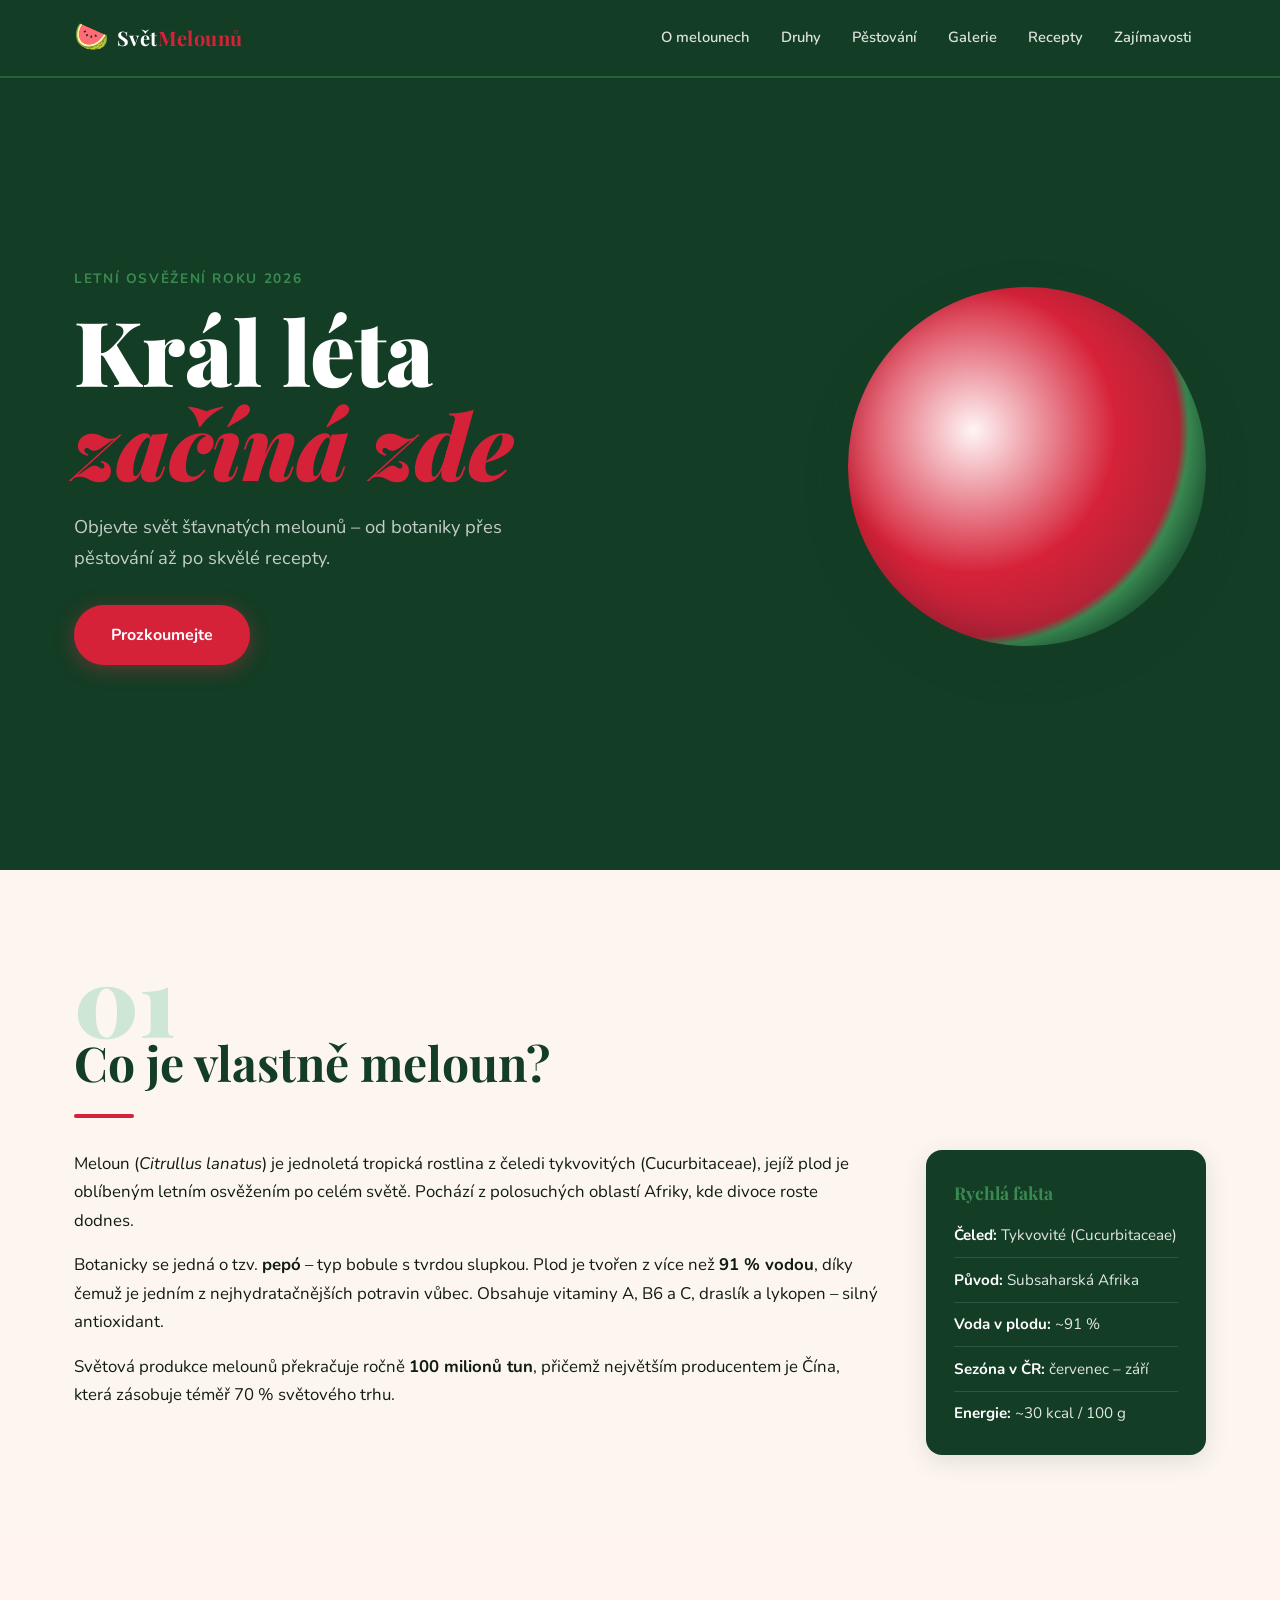
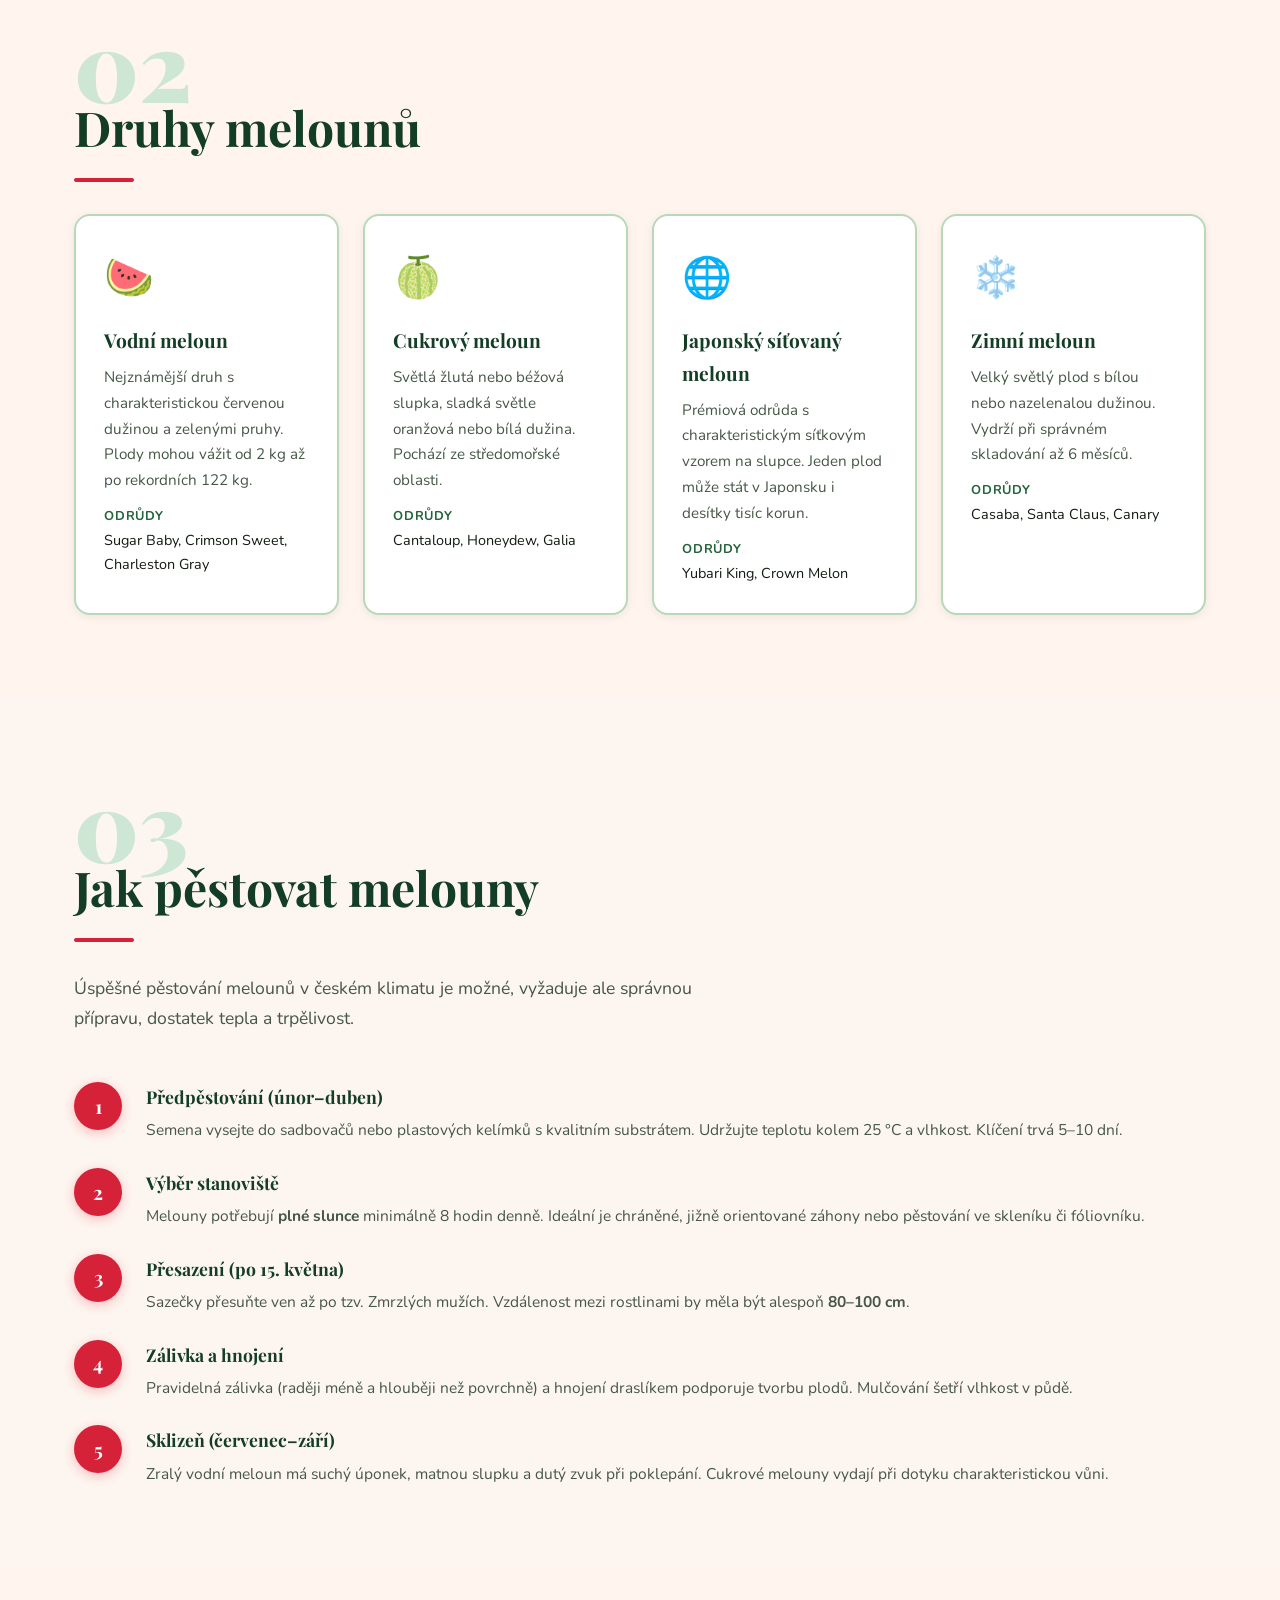
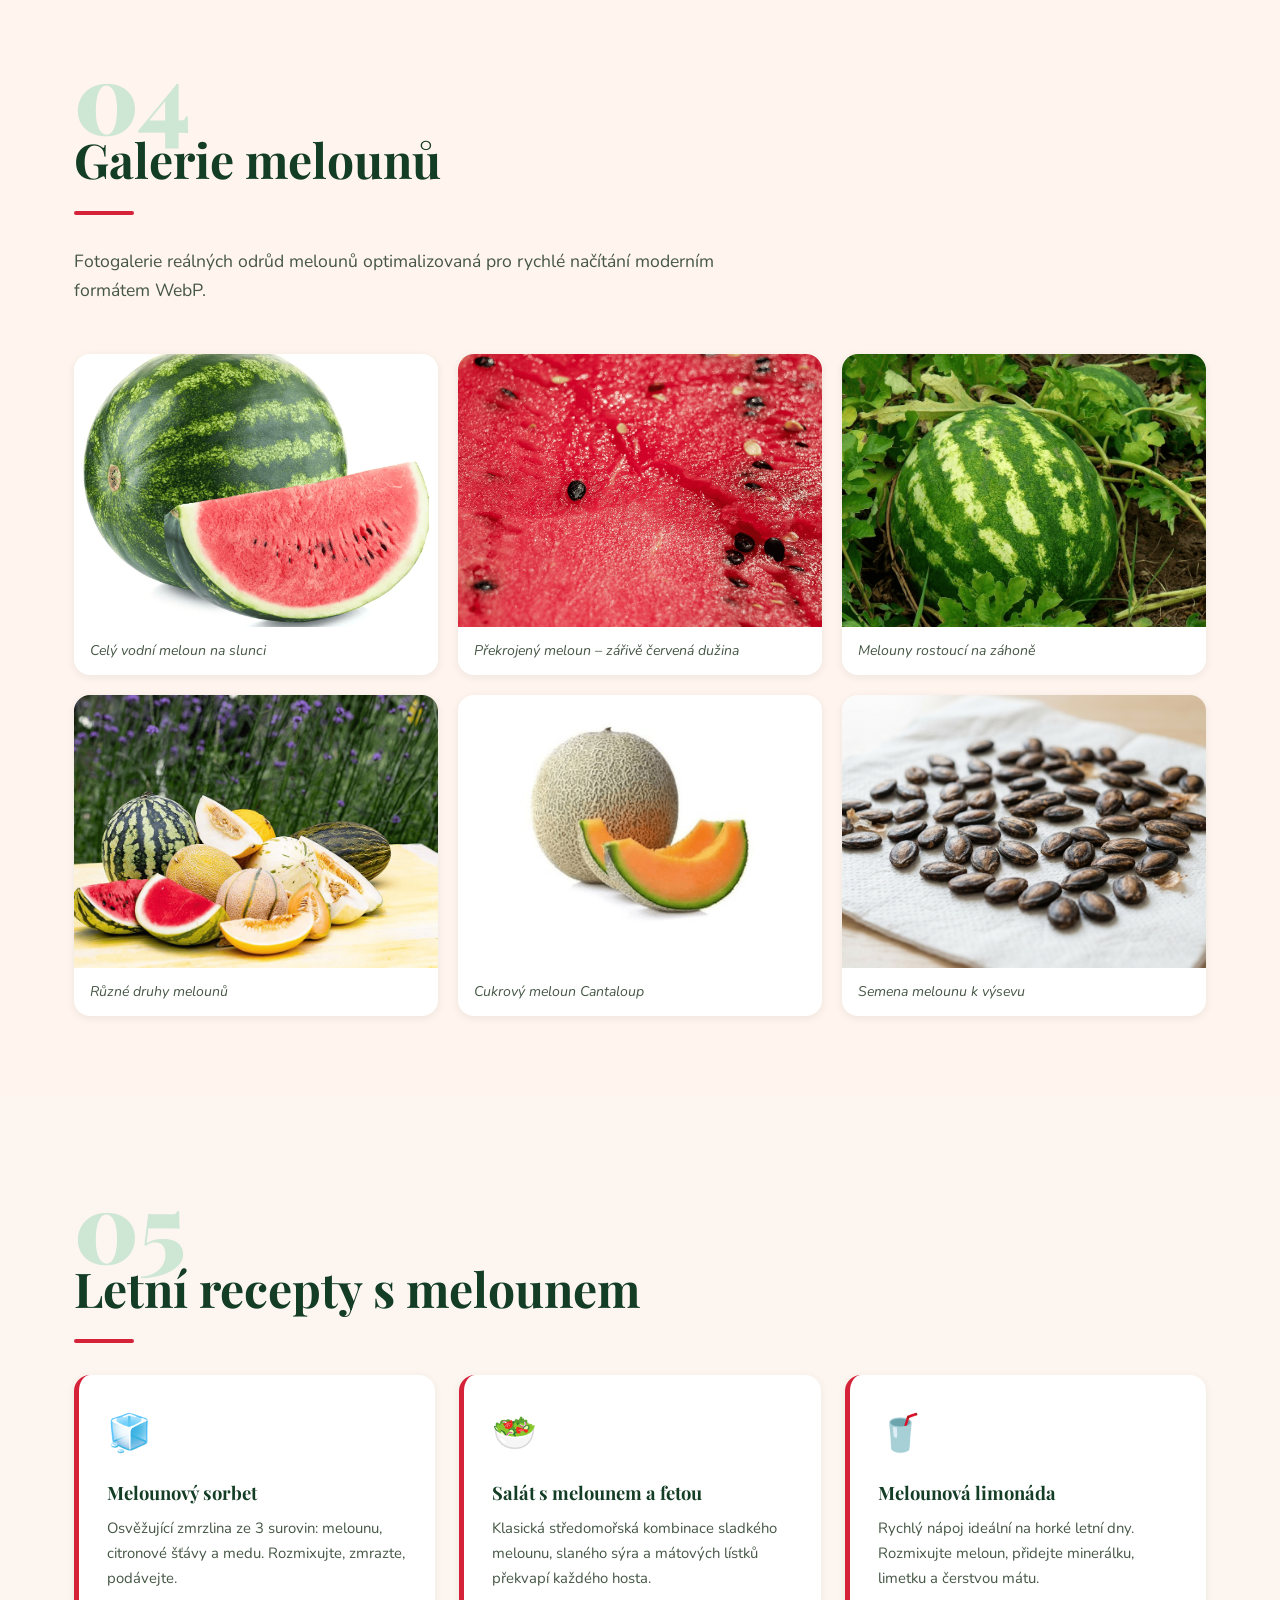
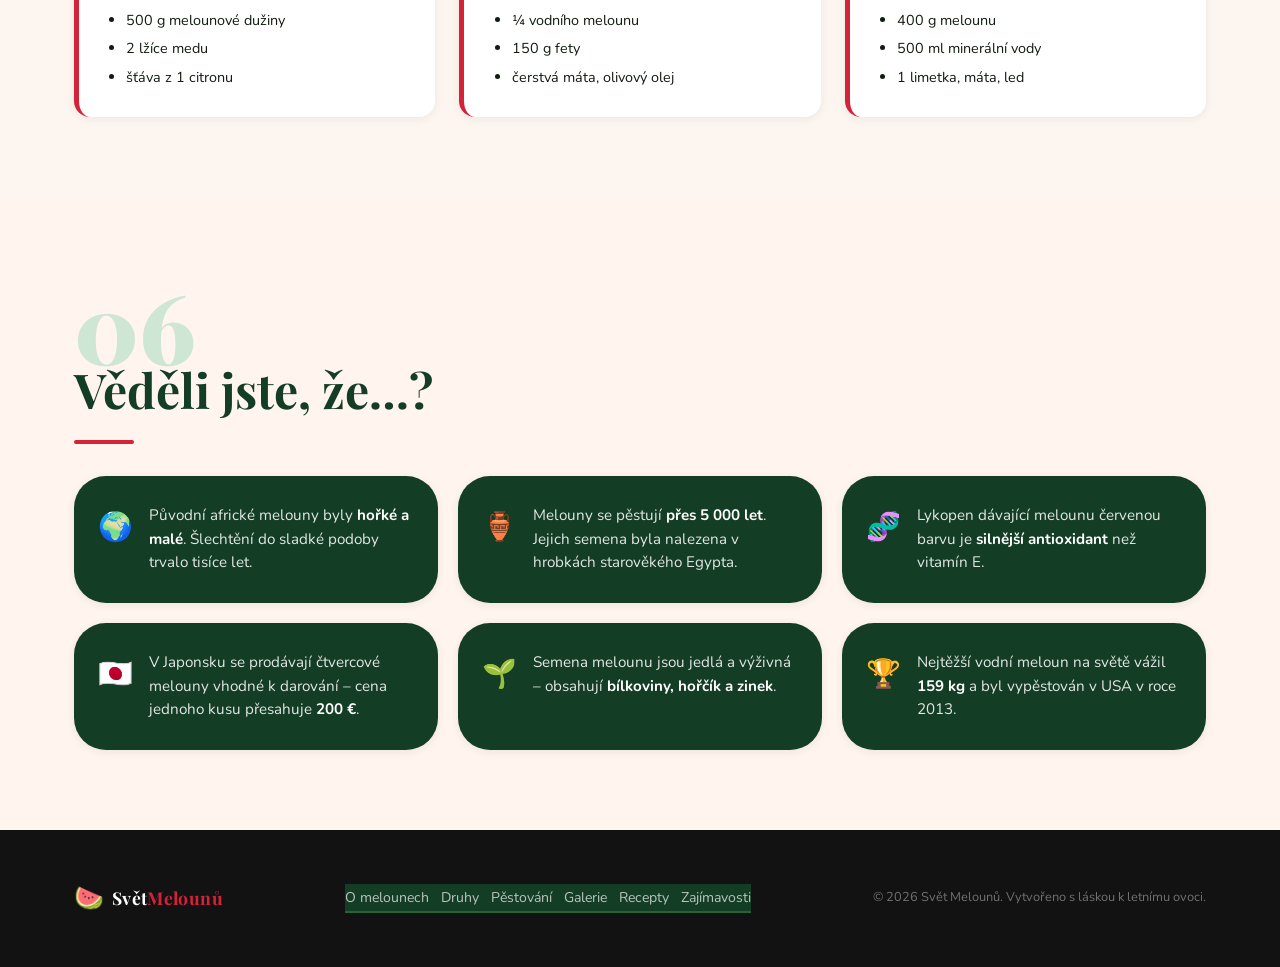
<file: Meloun web/index.html>
<!DOCTYPE html>
<html lang="cs">
<head>
  <meta charset="UTF-8" />
  <meta name="viewport" content="width=device-width, initial-scale=1.0" />
  <title>Svět Melounů – Letní Osvěžení</title>
  <meta name="description" content="Vše o melounech – druhy, pěstování, recepty a zajímavosti o nejoblíbenějším letním ovoci. Zjistěte, jak vybrat ten nejlepší kus!" />
  <meta name="keywords" content="meloun, vodní meloun, pěstování melounů, recepty, letní osvěžení" />
  <meta name="author" content="Student" />

  <meta property="og:type" content="website" />
  <meta property="og:url" content="https://github.com/ice-saturn/AI-slopinator/tree/main/Meloun%20web" />
  <meta property="og:title" content="Svět Melounů – Letní Osvěžení" />
  <meta property="og:description" content="Objevte svět šťavnatých melounů – od botaniky přes pěstování až po skvělé recepty." />
  <meta property="og:image" content="https://github.com/ice-saturn/AI-slopinator/tree/main/Meloun%20web/1.png" />

  <meta property="twitter:card" content="summary_large_image" />
  <meta property="twitter:url" content="https://github.com/ice-saturn/AI-slopinator/tree/main/Meloun%20web" />
  <meta property="twitter:title" content="Svět Melounů – Letní Osvěžení" />
  <meta property="twitter:description" content="Objevte svět šťavnatých melounů – od botaniky přes pěstování až po skvělé recepty." />
  <meta property="twitter:image" content="https://github.com/ice-saturn/AI-slopinator/tree/main/Meloun%20web/1.png" />

  <link rel="preconnect" href="https://fonts.googleapis.com" />
  <link rel="preconnect" href="https://fonts.gstatic.com" crossorigin />
  <link href="https://fonts.googleapis.com/css2?family=Playfair+Display:ital,wght@0,700;0,900;1,700&family=Nunito:wght@400;600;700&display=swap" rel="stylesheet" />

  <link rel="stylesheet" href="style.css" />
</head>
<body>

  <header id="hlavicka" role="banner">
    <nav aria-label="Hlavní navigace">
      <div class="nav-inner">
        <a href="#hlavicka" class="logo" aria-label="Svět Melounů – domovská stránka">
          <span class="logo-icon" aria-hidden="true">🍉</span>
          <span class="logo-text">Svět<strong>Melounů</strong></span>
        </a>

        <ul class="nav-links" role="list">
          <li><a href="#o-melouny">O melounech</a></li>
          <li><a href="#druhy">Druhy</a></li>
          <li><a href="#pestovani">Pěstování</a></li>
          <li><a href="#galerie">Galerie</a></li>
          <li><a href="#recepty">Recepty</a></li>
          <li><a href="#zajimavosti">Zajímavosti</a></li>
        </ul>

        <button class="hamburger" id="hamburger" aria-label="Otevřít menu" aria-expanded="false" aria-controls="mobilni-menu">
          <span class="bar"></span>
          <span class="bar"></span>
          <span class="bar"></span>
        </button>
      </div>

      <ul class="nav-mobile" id="mobilni-menu" role="list" aria-hidden="true">
        <li><a href="#o-melouny">O melounech</a></li>
        <li><a href="#druhy">Druhy</a></li>
        <li><a href="#pestovani">Pěstování</a></li>
        <li><a href="#galerie">Galerie</a></li>
        <li><a href="#recepty">Recepty</a></li>
        <li><a href="#zajimavosti">Zajímavosti</a></li>
      </ul>
    </nav>

    <section class="hero" aria-label="Uvítací sekce">
      <div class="hero-content reveal">
        <p class="hero-eyebrow">Letní osvěžení roku 2026</p>
        <h1>Král léta<br /><em>začíná zde</em></h1>
        <p class="hero-sub">Objevte svět šťavnatých melounů – od botaniky přes pěstování až po skvělé recepty.</p>
        <a href="#o-melouny" class="btn-primary">Prozkoumejte</a>
      </div>
      <div class="hero-deco" aria-hidden="true">
        <div class="melon-half"></div>
      </div>
    </section>
  </header>

  <main id="hlavni-obsah">

    <section id="o-melouny" aria-labelledby="nadpis-o-melouny">
      <div class="container section-wrap">
        <div class="section-label reveal" aria-hidden="true">01</div>
        <h2 id="nadpis-o-melouny" class="section-title reveal">Co je vlastně meloun?</h2>
        <div class="two-col reveal">
          <div class="col-text">
            <p>Meloun (<em lang="la">Citrullus lanatus</em>) je jednoletá tropická rostlina z čeledi tykvovitých (Cucurbitaceae), jejíž plod je oblíbeným letním osvěžením po celém světě. Pochází z polosuchých oblastí Afriky, kde divoce roste dodnes.</p>
            <p>Botanicky se jedná o tzv. <strong>pepó</strong> – typ bobule s tvrdou slupkou. Plod je tvořen z více než <strong>91 % vodou</strong>, díky čemuž je jedním z nejhydratačnějších potravin vůbec. Obsahuje vitaminy A, B6 a C, draslík a lykopen – silný antioxidant.</p>
            <p>Světová produkce melounů překračuje ročně <strong>100 milionů tun</strong>, přičemž největším producentem je Čína, která zásobuje téměř 70 % světového trhu.</p>
          </div>
          <aside class="col-fact" aria-label="Rychlá fakta">
            <h3>Rychlá fakta</h3>
            <ul>
              <li><strong>Čeleď:</strong> Tykvovité (Cucurbitaceae)</li>
              <li><strong>Původ:</strong> Subsaharská Afrika</li>
              <li><strong>Voda v plodu:</strong> ~91 %</li>
              <li><strong>Sezóna v ČR:</strong> červenec – září</li>
              <li><strong>Energie:</strong> ~30 kcal / 100 g</li>
            </ul>
          </aside>
        </div>
      </div>
    </section>

    <section id="druhy" class="bg-stripe" aria-labelledby="nadpis-druhy">
      <div class="container section-wrap">
        <div class="section-label reveal" aria-hidden="true">02</div>
        <h2 id="nadpis-druhy" class="section-title reveal">Druhy melounů</h2>
        <div class="card-grid">

          <article class="melon-card reveal" aria-label="Vodní meloun">
            <div class="card-emoji" aria-hidden="true">🍉</div>
            <h3>Vodní meloun</h3>
            <p>Nejznámější druh s charakteristickou červenou dužinou a zelenými pruhy. Plody mohou vážit od 2 kg až po rekordních 122 kg.</p>
            <dl>
              <dt>Odrůdy</dt>
              <dd>Sugar Baby, Crimson Sweet, Charleston Gray</dd>
            </dl>
          </article>

          <article class="melon-card reveal" aria-label="Cukrový meloun">
            <div class="card-emoji" aria-hidden="true">🍈</div>
            <h3>Cukrový meloun</h3>
            <p>Světlá žlutá nebo béžová slupka, sladká světle oranžová nebo bílá dužina. Pochází ze středomořské oblasti.</p>
            <dl>
              <dt>Odrůdy</dt>
              <dd>Cantaloup, Honeydew, Galia</dd>
            </dl>
          </article>

          <article class="melon-card reveal" aria-label="Japonský meloun">
            <div class="card-emoji" aria-hidden="true">🌐</div>
            <h3>Japonský síťovaný meloun</h3>
            <p>Prémiová odrůda s charakteristickým síťkovým vzorem na slupce. Jeden plod může stát v Japonsku i desítky tisíc korun.</p>
            <dl>
              <dt>Odrůdy</dt>
              <dd>Yubari King, Crown Melon</dd>
            </dl>
          </article>

          <article class="melon-card reveal" aria-label="Zimní meloun">
            <div class="card-emoji" aria-hidden="true">❄️</div>
            <h3>Zimní meloun</h3>
            <p>Velký světlý plod s bílou nebo nazelenalou dužinou. Vydrží při správném skladování až 6 měsíců.</p>
            <dl>
              <dt>Odrůdy</dt>
              <dd>Casaba, Santa Claus, Canary</dd>
            </dl>
          </article>

        </div>
      </div>
    </section>

    <section id="pestovani" aria-labelledby="nadpis-pestovani">
      <div class="container section-wrap">
        <div class="section-label reveal" aria-hidden="true">03</div>
        <h2 id="nadpis-pestovani" class="section-title reveal">Jak pěstovat melouny</h2>
        <p class="section-intro reveal">Úspěšné pěstování melounů v českém klimatu je možné, vyžaduje ale správnou přípravu, dostatek tepla a trpělivost.</p>

        <ol class="steps-list" aria-label="Kroky pěstování melounu">
          <li class="step reveal">
            <span class="step-num" aria-hidden="true">1</span>
            <div>
              <h3>Předpěstování (únor–duben)</h3>
              <p>Semena vysejte do sadbovačů nebo plastových kelímků s kvalitním substrátem. Udržujte teplotu kolem 25 °C a vlhkost. Klíčení trvá 5–10 dní.</p>
            </div>
          </li>
          <li class="step reveal">
            <span class="step-num" aria-hidden="true">2</span>
            <div>
              <h3>Výběr stanoviště</h3>
              <p>Melouny potřebují <strong>plné slunce</strong> minimálně 8 hodin denně. Ideální je chráněné, jižně orientované záhony nebo pěstování ve skleníku či fóliovníku.</p>
            </div>
          </li>
          <li class="step reveal">
            <span class="step-num" aria-hidden="true">3</span>
            <div>
              <h3>Přesazení (po 15. května)</h3>
              <p>Sazečky přesuňte ven až po tzv. Zmrzlých mužích. Vzdálenost mezi rostlinami by měla být alespoň <strong>80–100 cm</strong>.</p>
            </div>
          </li>
          <li class="step reveal">
            <span class="step-num" aria-hidden="true">4</span>
            <div>
              <h3>Zálivka a hnojení</h3>
              <p>Pravidelná zálivka (raději méně a hlouběji než povrchně) a hnojení draslíkem podporuje tvorbu plodů. Mulčování šetří vlhkost v půdě.</p>
            </div>
          </li>
          <li class="step reveal">
            <span class="step-num" aria-hidden="true">5</span>
            <div>
              <h3>Sklizeň (červenec–září)</h3>
              <p>Zralý vodní meloun má suchý úponek, matnou slupku a dutý zvuk při poklepání. Cukrové melouny vydají při dotyku charakteristickou vůni.</p>
            </div>
          </li>
        </ol>
      </div>
    </section>

    <section id="galerie" class="bg-stripe" aria-labelledby="nadpis-galerie">
      <div class="container section-wrap">
        <div class="section-label reveal" aria-hidden="true">04</div>
        <h2 id="nadpis-galerie" class="section-title reveal">Galerie melounů</h2>
        <p class="section-intro reveal">Fotogalerie reálných odrůd melounů optimalizovaná pro rychlé načítání moderním formátem WebP.</p>

        <div class="gallery-grid" role="list" aria-label="Galerie obrázků melounů">

          <figure class="gallery-item reveal" role="listitem">
           <img src="img/galerie-1.png" alt="Celý podlouhlý vodní meloun položený na světlém dřevěném podkladu" width="400" height="300" loading="lazy" />
            <figcaption>Celý vodní meloun na slunci</figcaption>
          </figure>

          <figure class="gallery-item reveal" role="listitem">
            <img src="img/galerie-2.png" alt="Překrojený meloun ukazující zářivě červenou šťavnatou dužinu bez pecek" width="400" height="300" loading="lazy" />
            <figcaption>Překrojený meloun – zářivě červená dužina</figcaption>
          </figure>

          <figure class="gallery-item reveal" role="listitem">
            <img src="img/galerie-3.png" alt="Mladé plody melounů rostoucí na polním záhoně mezi zelenými listy" width="400" height="300" loading="lazy" />
            <figcaption>Melouny rostoucí na záhoně</figcaption>
          </figure>

          <figure class="gallery-item reveal" role="listitem">
            <img src="img/galerie-4.png" alt="Bohatá nabídka různých odrůd kulatých i oválných melounů na stole v přírodě" width="400" height="300" loading="lazy" />
            <figcaption>Různé druhy melounů</figcaption>
          </figure>

          <figure class="gallery-item reveal" role="listitem">
            <img src="img/galerie-5.png" alt="Detailní rozkrojený cukrový meloun odrůdy Cantaloup s oranžovou dužinou" width="400" height="300" loading="lazy" />
            <figcaption>Cukrový meloun Cantaloup</figcaption>
          </figure>

          <figure class="gallery-item reveal" role="listitem">
            <img src="img/galerie-6.png" alt="Tmavě hnědá semínka vodního melounu připravená k jarnímu výsevu" width="400" height="300" loading="lazy" />
            <figcaption>Semena melounu k výsevu</figcaption>
          </figure>

        </div>
      </div>
    </section>

    <section id="recepty" aria-labelledby="nadpis-recepty">
      <div class="container section-wrap">
        <div class="section-label reveal" aria-hidden="true">05</div>
        <h2 id="nadpis-recepty" class="section-title reveal">Letní recepty s melounem</h2>
        <div class="recipe-grid">

          <article class="recipe-card reveal" aria-label="Recept: Melounový sorbet">
            <div class="recipe-icon" aria-hidden="true">🧊</div>
            <h3>Melounový sorbet</h3>
            <p>Osvěžující zmrzlina ze 3 surovin: melounu, citronové šťávy a medu. Rozmixujte, zmrazte, podávejte.</p>
            <ul aria-label="Ingredience">
              <li>500 g melounové dužiny</li>
              <li>2 lžíce medu</li>
              <li>šťáva z 1 citronu</li>
            </ul>
          </article>

          <article class="recipe-card reveal" aria-label="Recept: Salát s melounem a fetou">
            <div class="recipe-icon" aria-hidden="true">🥗</div>
            <h3>Salát s melounem a fetou</h3>
            <p>Klasická středomořská kombinace sladkého melounu, slaného sýra a mátových lístků překvapí každého hosta.</p>
            <ul aria-label="Ingredience">
              <li>¼ vodního melounu</li>
              <li>150 g fety</li>
              <li>čerstvá máta, olivový olej</li>
            </ul>
          </article>

          <article class="recipe-card reveal" aria-label="Recept: Melounová limonáda">
            <div class="recipe-icon" aria-hidden="true">🥤</div>
            <h3>Melounová limonáda</h3>
            <p>Rychlý nápoj ideální na horké letní dny. Rozmixujte meloun, přidejte minerálku, limetku a čerstvou mátu.</p>
            <ul aria-label="Ingredience">
              <li>400 g melounu</li>
              <li>500 ml minerální vody</li>
              <li>1 limetka, máta, led</li>
            </ul>
          </article>

        </div>
      </div>
    </section>

    <section id="zajimavosti" class="bg-stripe" aria-labelledby="nadpis-zajimavosti">
      <div class="container section-wrap">
        <div class="section-label reveal" aria-hidden="true">06</div>
        <h2 id="nadpis-zajimavosti" class="section-title reveal">Věděli jste, že…?</h2>
        <div class="facts-grid">

          <div class="fact-bubble reveal" aria-label="Zajímavost o melounech">
            <span class="fact-num" aria-hidden="true">🌍</span>
            <p>Původní africké melouny byly <strong>hořké a malé</strong>. Šlechtění do sladké podoby trvalo tisíce let.</p>
          </div>

          <div class="fact-bubble reveal" aria-label="Zajímavost o melounech">
            <span class="fact-num" aria-hidden="true">🏺</span>
            <p>Melouny se pěstují <strong>přes 5 000 let</strong>. Jejich semena byla nalezena v hrobkách starověkého Egypta.</p>
          </div>

          <div class="fact-bubble reveal" aria-label="Zajímavost o melounech">
            <span class="fact-num" aria-hidden="true">🧬</span>
            <p>Lykopen dávající melounu červenou barvu je <strong>silnější antioxidant</strong> než vitamín E.</p>
          </div>

          <div class="fact-bubble reveal" aria-label="Zajímavost o melounech">
            <span class="fact-num" aria-hidden="true">🇯🇵</span>
            <p>V Japonsku se prodávají čtvercové melouny vhodné k darování – cena jednoho kusu přesahuje <strong>200 €</strong>.</p>
          </div>

          <div class="fact-bubble reveal" aria-label="Zajímavost o melounech">
            <span class="fact-num" aria-hidden="true">🌱</span>
            <p>Semena melounu jsou jedlá a výživná – obsahují <strong>bílkoviny, hořčík a zinek</strong>.</p>
          </div>

          <div class="fact-bubble reveal" aria-label="Zajímavost o melounech">
            <span class="fact-num" aria-hidden="true">🏆</span>
            <p>Nejtěžší vodní meloun na světě vážil <strong>159 kg</strong> a byl vypěstován v USA v roce 2013.</p>
          </div>

        </div>
      </div>
    </section>

  </main>

  <footer role="contentinfo">
    <div class="container footer-inner">
      <div class="footer-brand">
        <span class="logo-icon" aria-hidden="true">🍉</span>
        <span class="logo-text">Svět<strong>Melounů</strong></span>
      </div>
      <nav aria-label="Patičková navigace">
        <ul role="list">
          <li><a href="#o-melouny">O melounech</a></li>
          <li><a href="#druhy">Druhy</a></li>
          <li><a href="#pestovani">Pěstování</a></li>
          <li><a href="#galerie">Galerie</a></li>
          <li><a href="#recepty">Recepty</a></li>
          <li><a href="#zajimavosti">Zajímavosti</a></li>
        </ul>
      </nav>
      <p class="footer-copy">© 2026 Svět Melounů. Vytvořeno s láskou k letnímu ovoci.</p>
    </div>
  </footer>

  <script src="script.js"></script>
</body>
</html>
</file>
<file: Meloun web/style.css>
/* ==========================================
   SVĚT MELOUNŮ – style.css
   Téma: melounové barvy, letní atmosféra
   ========================================== */

/* === CSS PROMĚNNÉ – OPTIMALIZOVÁNO PRO KONTRAST WCAG AA === */
:root {
  --clr-bg:        #fdf6f0;          /* teplá smetanová */
  --clr-surface:   #ffffff;
  --clr-stripe:    #fff4ee;

  --clr-green-dk:  #143d25;          /* ztmavená zelená pro bezchybný kontrast textu */
  --clr-green-md:  #24633c;          /* upravená střední zelená */
  --clr-green-lt:  #3a8a52;          /* upravená jasná zelená */
  --clr-green-pale:#cee6d4;          /* jemná zelená */

  --clr-red:       #d62239;          /* mírně saturovaná červená pro čitelnost textů */
  --clr-red-dk:    #a01425;          
  --clr-red-pale:  #fce4e8;

  --clr-seed:      #121212;          

  --clr-text:      #111c11;          /* ztmavený hlavní text */
  --clr-text-muted:#465746;          /* zvýšený kontrast z 5a6e5a na splnění standardu AA */
  --clr-border:    #b8d9b8;

  --ff-display:    'Playfair Display', Georgia, serif;
  --ff-body:       'Nunito', 'Segoe UI', Arial, sans-serif;

  --radius-sm:     0.5rem;
  --radius-md:     1rem;
  --radius-lg:     2rem;
  --shadow-sm:     0 2px 8px rgba(20,61,37,.08);
  --shadow-md:     0 6px 24px rgba(20,61,37,.12);
  --shadow-lg:     0 16px 48px rgba(20,61,37,.16);

  --transition:    0.25s ease;
}

/* === RESET & BASE === */
*, *::before, *::after { box-sizing: border-box; margin: 0; padding: 0; }

html {
  scroll-behavior: smooth;
  font-size: 16px;
}

body {
  font-family: var(--ff-body);
  background-color: var(--clr-bg);
  color: var(--clr-text);
  line-height: 1.7;
  overflow-x: hidden;
}

img { max-width: 100%; display: block; }
ul { list-style: none; }
a { text-decoration: none; color: inherit; }
strong { font-weight: 700; }

/* === KONTEJNER === */
.container {
  width: 100%;
  max-width: 1180px;
  margin-inline: auto;
  padding-inline: 1.5rem;
}

.section-wrap {
  padding-block: 5rem;
}

/* ==========================================
   HEADER & NAVIGACE
   ========================================== */
header {
  background: var(--clr-green-dk);
  position: relative;
  overflow: hidden;
}

nav {
  position: sticky;
  top: 0;
  z-index: 100;
  background: var(--clr-green-dk);
  border-bottom: 2px solid var(--clr-green-md);
}

.nav-inner {
  display: flex;
  align-items: center;
  justify-content: space-between;
  max-width: 1180px;
  margin-inline: auto;
  padding: 0.9rem 1.5rem;
}

/* Logo */
.logo {
  display: flex;
  align-items: center;
  gap: 0.5rem;
  color: #fff;
  transition: opacity var(--transition);
}
.logo:hover { opacity: 0.85; }
.logo-icon { font-size: 1.75rem; }
.logo-text {
  font-family: var(--ff-display);
  font-size: 1.25rem;
  font-weight: 700;
  letter-spacing: 0.02em;
  color: #fff;
}
.logo-text strong { color: var(--clr-red); }

/* Desktop nav links */
.nav-links {
  display: flex;
  gap: 0.25rem;
}
.nav-links a {
  color: rgba(255,255,255,.85);
  font-weight: 600;
  font-size: 0.92rem;
  padding: 0.4rem 0.85rem;
  border-radius: var(--radius-sm);
  transition: background var(--transition), color var(--transition);
}
.nav-links a:hover {
  background: var(--clr-green-md);
  color: #fff;
}
.nav-links a:active {
  background: var(--clr-red);
  color: #fff;
}

/* === HAMBURGER === */
.hamburger {
  display: none;
  flex-direction: column;
  gap: 5px;
  background: none;
  border: none;
  cursor: pointer;
  padding: 0.4rem;
}
.bar {
  width: 26px;
  height: 3px;
  background: #fff;
  border-radius: 2px;
  transition: transform var(--transition), opacity var(--transition);
}
.hamburger[aria-expanded="true"] .bar:nth-child(1) {
  transform: translateY(8px) rotate(45deg);
}
.hamburger[aria-expanded="true"] .bar:nth-child(2) {
  opacity: 0;
}
.hamburger[aria-expanded="true"] .bar:nth-child(3) {
  transform: translateY(-8px) rotate(-45deg);
}

/* === MOBILNÍ MENU === */
.nav-mobile {
  display: none;
  flex-direction: column;
  background: var(--clr-green-dk);
  padding: 0.75rem 1.5rem 1.25rem;
  gap: 0.25rem;
}
.nav-mobile.active { display: flex; }
.nav-mobile a {
  color: rgba(255,255,255,.9);
  font-weight: 600;
  font-size: 1rem;
  padding: 0.55rem 0.75rem;
  border-radius: var(--radius-sm);
  transition: background var(--transition), color var(--transition);
}
.nav-mobile a:hover { background: var(--clr-green-md); color: #fff; }
.nav-mobile a:active { background: var(--clr-red); color: #fff; }

/* ==========================================
   HERO SEKCE
   ========================================== */
.hero {
  display: flex;
  align-items: center;
  justify-content: space-between;
  min-height: 88vh;
  padding: 4rem 1.5rem 5rem;
  max-width: 1180px;
  margin-inline: auto;
  gap: 2rem;
}

.hero-content {
  max-width: 600px;
  z-index: 2;
}

.hero-eyebrow {
  font-size: 0.85rem;
  font-weight: 700;
  letter-spacing: 0.12em;
  text-transform: uppercase;
  color: var(--clr-green-lt);
  margin-bottom: 0.75rem;
}

.hero h1 {
  font-family: var(--ff-display);
  font-size: clamp(3rem, 7vw, 6rem);
  font-weight: 900;
  line-height: 1.05;
  color: #fff;
  margin-bottom: 1.25rem;
}
.hero h1 em {
  color: var(--clr-red);
  font-style: italic;
}

.hero-sub {
  font-size: 1.15rem;
  color: rgba(255,255,255,.75);
  margin-bottom: 2rem;
  max-width: 480px;
}

/* CTA tlačítko */
.btn-primary {
  display: inline-block;
  background: var(--clr-red);
  color: #fff;
  font-family: var(--ff-body);
  font-weight: 700;
  font-size: 1rem;
  padding: 0.9rem 2.2rem;
  border-radius: 50px;
  border: 2px solid transparent;
  transition: background var(--transition), transform var(--transition), box-shadow var(--transition);
  box-shadow: 0 4px 20px rgba(232,51,74,.35);
}
.btn-primary:hover {
  background: var(--clr-red-dk);
  transform: translateY(-2px);
  box-shadow: 0 8px 28px rgba(232,51,74,.45);
}
.btn-primary:active {
  background: var(--clr-green-md);
  transform: translateY(0);
  box-shadow: none;
}

/* Dekorativní meloun v hero */
.hero-deco {
  flex-shrink: 0;
}
.melon-half {
  width: clamp(180px, 28vw, 400px);
  height: clamp(180px, 28vw, 400px);
  border-radius: 50%;
  background: radial-gradient(circle at 35% 40%, #fff5f5 0%, var(--clr-red) 45%, #b52338 65%, var(--clr-green-lt) 68%, var(--clr-green-md) 76%, var(--clr-green-dk) 100%);
  box-shadow: var(--shadow-lg), inset 0 -8px 30px rgba(0,0,0,.15);
  animation: float 4s ease-in-out infinite;
}
@keyframes float {
  0%, 100% { transform: translateY(0); }
  50%       { transform: translateY(-14px); }
}

/* ==========================================
   SEKCE – obecné
   ========================================== */
.bg-stripe { background: var(--clr-stripe); }

.section-label {
  font-family: var(--ff-display);
  font-size: 6rem;
  font-weight: 900;
  color: var(--clr-green-pale);
  line-height: 1;
  margin-bottom: -1.5rem;
  user-select: none;
}

.section-title {
  font-family: var(--ff-display);
  font-size: clamp(2rem, 4vw, 3rem);
  font-weight: 700;
  color: var(--clr-green-dk);
  margin-bottom: 2rem;
  position: relative;
}
.section-title::after {
  content: '';
  display: block;
  width: 60px;
  height: 4px;
  background: var(--clr-red);
  border-radius: 2px;
  margin-top: 0.6rem;
}

.section-intro {
  font-size: 1.1rem;
  color: var(--clr-text-muted);
  max-width: 680px;
  margin-bottom: 3rem;
}

/* ==========================================
   O MELOUNECH – dvousloupcový layout
   ========================================== */
.two-col {
  display: flex;
  gap: 3rem;
  align-items: flex-start;
  flex-wrap: wrap;
}
.col-text {
  flex: 1 1 320px;
  display: flex;
  flex-direction: column;
  gap: 1rem;
  font-size: 1.05rem;
}
.col-fact {
  flex: 0 1 280px;
  background: var(--clr-green-dk);
  color: #fff;
  border-radius: var(--radius-md);
  padding: 1.75rem;
  box-shadow: var(--shadow-md);
}
.col-fact h3 {
  font-family: var(--ff-display);
  font-size: 1.1rem;
  margin-bottom: 1rem;
  color: var(--clr-green-lt);
}
.col-fact ul {
  list-style: none;
  display: flex;
  flex-direction: column;
  gap: 0.6rem;
}
.col-fact li {
  font-size: 0.95rem;
  border-bottom: 1px solid rgba(255,255,255,.12);
  padding-bottom: 0.5rem;
  color: rgba(255,255,255,.88);
}
.col-fact li:last-child { border-bottom: none; padding-bottom: 0; }
.col-fact strong { color: #fff; }

/* ==========================================
   DRUHY – kartičky
   ========================================== */
.card-grid {
  display: flex;
  flex-wrap: wrap;
  gap: 1.5rem;
}
.melon-card {
  flex: 1 1 240px;
  background: var(--clr-surface);
  border: 2px solid var(--clr-border);
  border-radius: var(--radius-md);
  padding: 1.75rem;
  box-shadow: var(--shadow-sm);
  transition: transform var(--transition), box-shadow var(--transition), border-color var(--transition);
}
.melon-card:hover {
  transform: translateY(-5px);
  box-shadow: var(--shadow-md);
  border-color: var(--clr-green-md);
}
.melon-card:active {
  transform: translateY(-2px);
  border-color: var(--clr-red);
}
.card-emoji {
  font-size: 2.5rem;
  margin-bottom: 0.75rem;
}
.melon-card h3 {
  font-family: var(--ff-display);
  font-size: 1.2rem;
  color: var(--clr-green-dk);
  margin-bottom: 0.5rem;
}
.melon-card p {
  font-size: 0.95rem;
  color: var(--clr-text-muted);
  margin-bottom: 0.75rem;
}
.melon-card dt { font-weight: 700; font-size: 0.8rem; text-transform: uppercase; letter-spacing: .06em; color: var(--clr-green-md); }
.melon-card dd { font-size: 0.9rem; color: var(--clr-text); }

/* ==========================================
   PĚSTOVÁNÍ – kroky
   ========================================== */
.steps-list {
  list-style: none;
  display: flex;
  flex-direction: column;
  gap: 1.5rem;
}
.step {
  display: flex;
  gap: 1.5rem;
  align-items: flex-start;
}
.step-num {
  flex-shrink: 0;
  width: 48px;
  height: 48px;
  border-radius: 50%;
  background: var(--clr-red);
  color: #fff;
  display: flex;
  align-items: center;
  justify-content: center;
  font-family: var(--ff-display);
  font-size: 1.2rem;
  font-weight: 700;
  box-shadow: 0 3px 12px rgba(232,51,74,.3);
}
.step h3 {
  font-family: var(--ff-display);
  font-size: 1.1rem;
  color: var(--clr-green-dk);
  margin-bottom: 0.35rem;
}
.step p { font-size: 0.97rem; color: var(--clr-text-muted); }

/* ==========================================
   GALERIE
   ========================================== */
/* OPRAVA A STYLIZACE GALERIE (Náhrada chybějících stylů po odebrání placeholderu) */
.gallery-grid {
  display: flex;
  flex-wrap: wrap;
  gap: 1.25rem;
}
.gallery-item {
  flex: 1 1 280px;
  background: var(--clr-surface);
  border-radius: var(--radius-md);
  overflow: hidden;
  box-shadow: var(--shadow-sm);
  transition: transform var(--transition), box-shadow var(--transition);
}
.gallery-item:hover {
  transform: translateY(-4px);
  box-shadow: var(--shadow-md);
}
.gallery-item img {
  width: 100%;
  height: auto;
  aspect-ratio: 4 / 3;
  object-fit: cover;
  transition: transform 0.5s ease;
}
.gallery-item:hover img {
  transform: scale(1.03);
}

.gallery-item:active { transform: translateY(-1px); }

.img-placeholder {
  width: 100%;
  aspect-ratio: 4 / 3;
  background: linear-gradient(135deg, var(--clr-green-pale) 0%, var(--clr-red-pale) 100%);
  display: flex;
  align-items: center;
  justify-content: center;
  font-size: 3rem;
  border-bottom: 2px dashed var(--clr-border);
}
figcaption {
  padding: 0.75rem 1rem;
  font-size: 0.88rem;
  color: var(--clr-text-muted);
  font-style: italic;
}

/* ==========================================
   RECEPTY
   ========================================== */
.recipe-grid {
  display: flex;
  flex-wrap: wrap;
  gap: 1.5rem;
}
.recipe-card {
  flex: 1 1 280px;
  background: var(--clr-surface);
  border-left: 5px solid var(--clr-red);
  border-radius: var(--radius-md);
  padding: 1.75rem;
  box-shadow: var(--shadow-sm);
  transition: transform var(--transition), box-shadow var(--transition);
}
.recipe-card:hover {
  transform: translateY(-4px);
  box-shadow: var(--shadow-md);
}
.recipe-card:active { border-left-color: var(--clr-green-md); }
.recipe-icon { font-size: 2.25rem; margin-bottom: 0.75rem; }
.recipe-card h3 {
  font-family: var(--ff-display);
  font-size: 1.15rem;
  color: var(--clr-green-dk);
  margin-bottom: 0.5rem;
}
.recipe-card p {
  font-size: 0.93rem;
  color: var(--clr-text-muted);
  margin-bottom: 1rem;
}
.recipe-card ul {
  list-style: disc;
  padding-left: 1.2rem;
  display: flex;
  flex-direction: column;
  gap: 0.25rem;
}
.recipe-card li { font-size: 0.9rem; color: var(--clr-text); }

/* ==========================================
   ZAJÍMAVOSTI – bubliny
   ========================================== */
.facts-grid {
  display: flex;
  flex-wrap: wrap;
  gap: 1.25rem;
}
.fact-bubble {
  flex: 1 1 280px;
  background: var(--clr-green-dk);
  color: #fff;
  border-radius: var(--radius-lg);
  padding: 1.75rem 1.75rem 1.75rem 1.5rem;
  display: flex;
  gap: 1rem;
  align-items: flex-start;
  box-shadow: var(--shadow-sm);
  transition: transform var(--transition), box-shadow var(--transition);
}
.fact-bubble:hover {
  transform: translateY(-4px);
  box-shadow: var(--shadow-md);
}
.fact-bubble:active { transform: translateY(-1px); }
.fact-num { font-size: 1.75rem; flex-shrink: 0; }
.fact-bubble p { font-size: 0.95rem; color: rgba(255,255,255,.88); line-height: 1.55; }
.fact-bubble strong { color: #fff; }

/* ==========================================
   FOOTER
   ========================================== */
footer {
  background: var(--clr-seed);
  color: rgba(255,255,255,.75);
  padding-block: 3rem;
}
.footer-inner {
  display: flex;
  flex-wrap: wrap;
  gap: 2rem;
  align-items: center;
  justify-content: space-between;
}
.footer-brand {
  display: flex;
  align-items: center;
  gap: 0.5rem;
  color: #fff;
}
.footer-brand .logo-icon { font-size: 1.5rem; }
.footer-brand .logo-text { font-family: var(--ff-display); font-size: 1.1rem; color: #fff; }
.footer-brand .logo-text strong { color: var(--clr-red); }
footer nav ul {
  display: flex;
  flex-wrap: wrap;
  gap: 0.25rem 0.75rem;
}
footer nav a {
  font-size: 0.88rem;
  color: rgba(255,255,255,.7);
  transition: color var(--transition);
}
footer nav a:hover { color: var(--clr-green-lt); }
footer nav a:active { color: var(--clr-red); }
.footer-copy { font-size: 0.8rem; color: rgba(255,255,255,.4); }

/* ==========================================
   SCROLL-REVEAL ANIMACE
   ========================================== */
.reveal {
  opacity: 0;
  transform: translateY(28px);
  transition: opacity 0.6s ease, transform 0.6s ease;
}
.reveal.visible {
  opacity: 1;
  transform: translateY(0);
}

/* ==========================================
   RESPONSIVE – BREAKPOINTY
   ========================================== */

/* Tablet: ≤ 992px */
@media (max-width: 992px) {
  .hero { flex-direction: column; min-height: auto; padding-block: 5rem 4rem; text-align: center; }
  .hero-sub { margin-inline: auto; }
  .btn-primary { display: inline-block; }
  .melon-half { width: 220px; height: 220px; }
  .section-label { font-size: 4rem; }
}

/* Velký mobilní: ≤ 768px */
@media (max-width: 768px) {
  .nav-links { display: none; }
  .hamburger { display: flex; }

  .section-wrap { padding-block: 3.5rem; }
  .section-label { font-size: 3rem; }
  .section-title { font-size: 1.9rem; }

  .two-col { flex-direction: column; }
  .col-fact { width: 100%; }

  .card-grid, .gallery-grid, .recipe-grid, .facts-grid { gap: 1rem; }
  .melon-card, .gallery-item, .recipe-card, .fact-bubble { flex-basis: 100%; }

  .footer-inner { flex-direction: column; text-align: center; }
  footer nav ul { justify-content: center; }
}

/* Malý mobilní: ≤ 480px */
@media (max-width: 480px) {
  html { font-size: 15px; }
  .hero h1 { font-size: 2.6rem; }
  .melon-half { width: 160px; height: 160px; }
  .step { flex-direction: column; }
}
</file>
